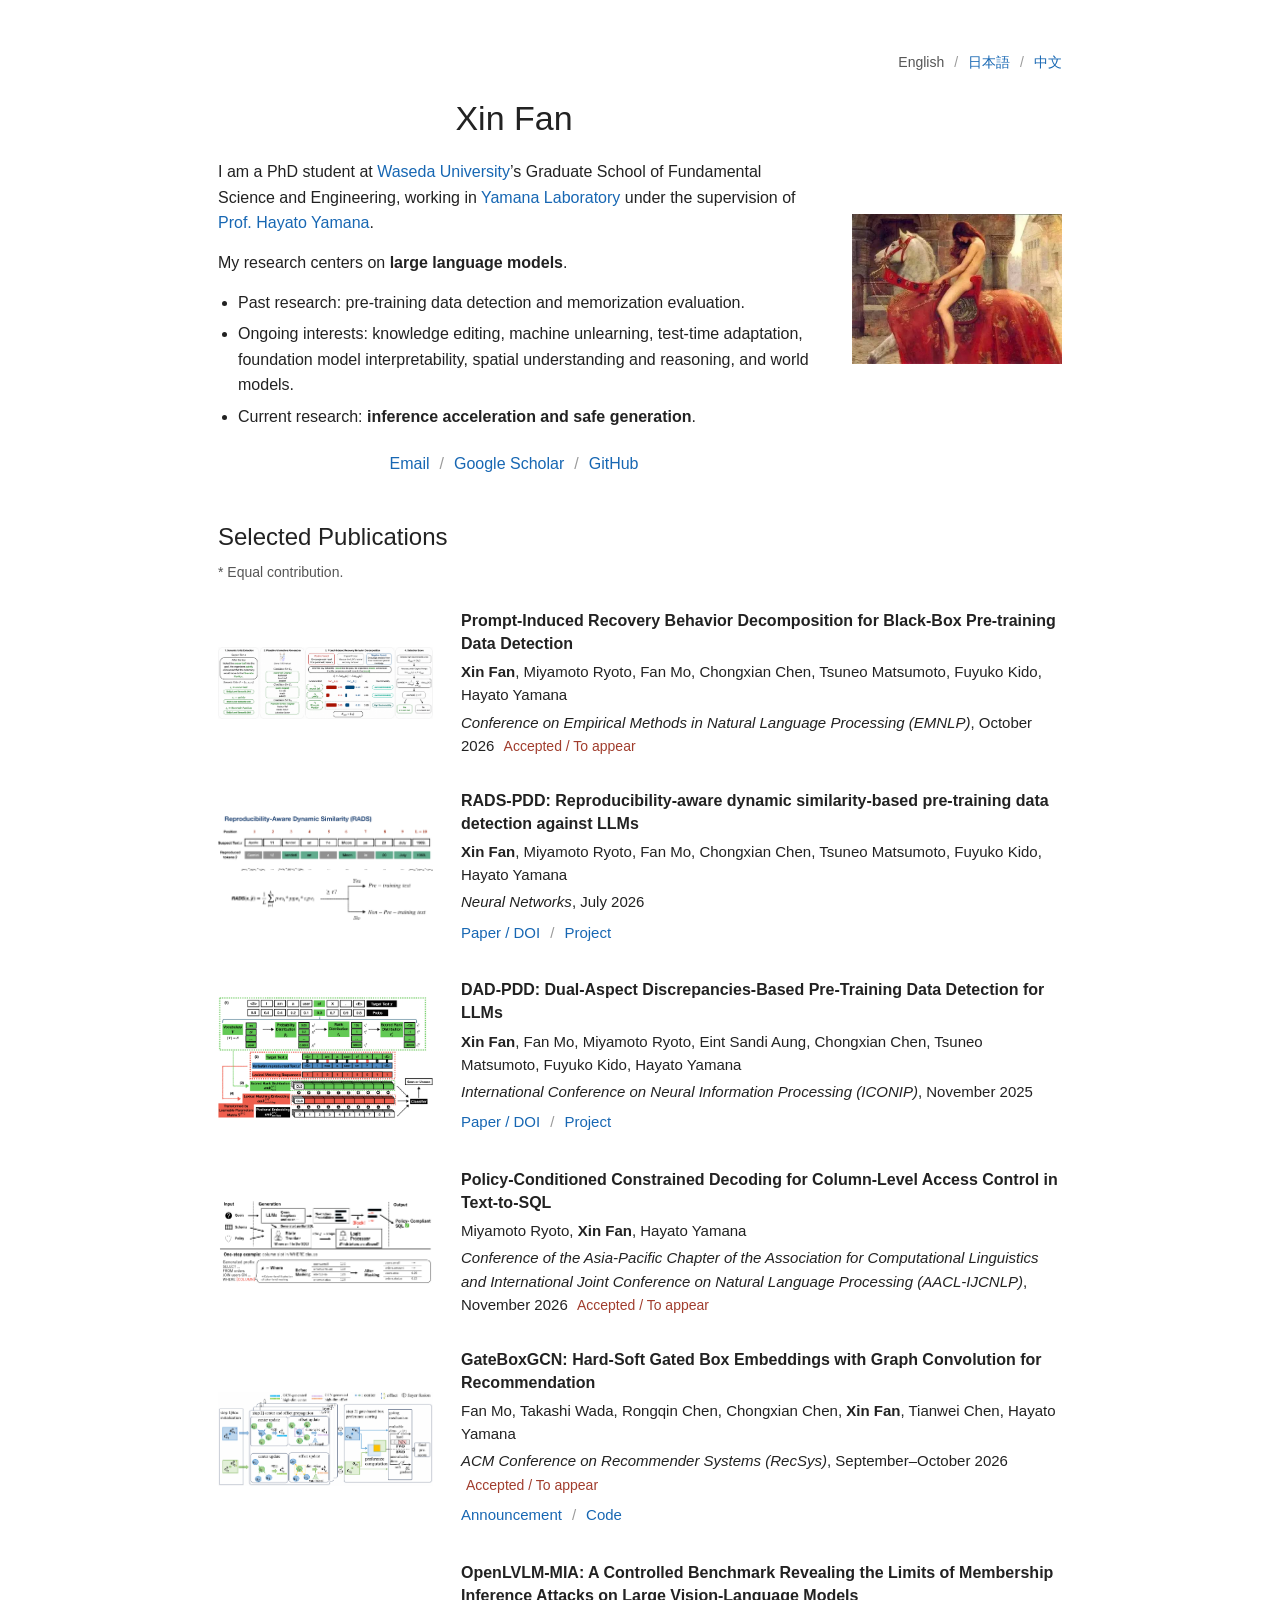
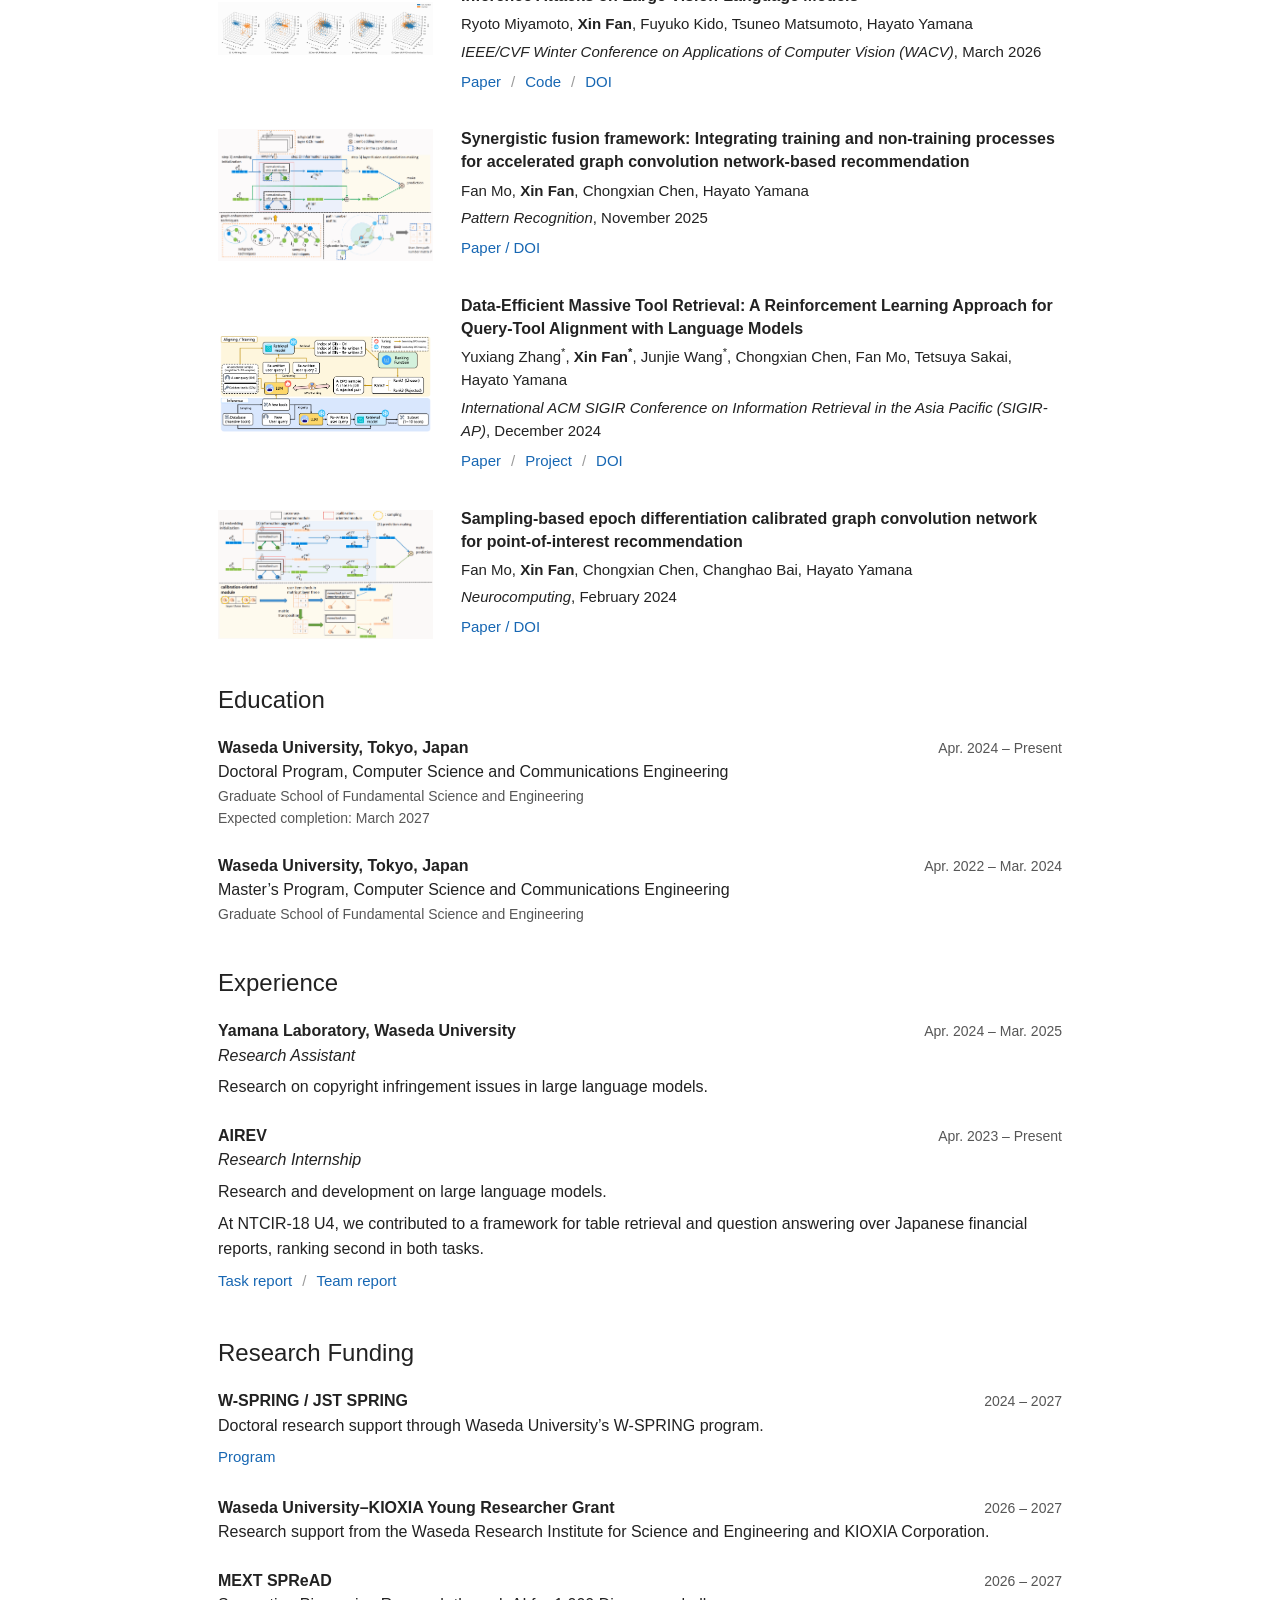
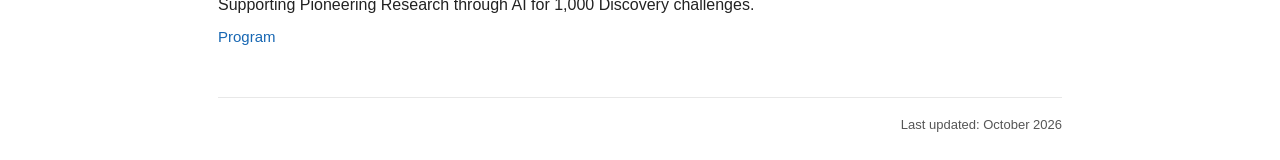
<file: en.html>
<!doctype html>
<html lang="en">
<head>
  <meta charset="utf-8">
  <meta name="viewport" content="width=device-width, initial-scale=1">
  <title>个人主页</title>
  <meta name="author" content="Xin Fan">
  <meta name="description" content="Xin Fan is a PhD student at Waseda University. His research focuses on large language models, pre-training data detection, memorization evaluation, inference acceleration, and safe generation.">
  <meta name="theme-color" content="#ffffff">
  <link rel="canonical" href="https://fanxin-gmail.github.io/en.html">
  <link rel="alternate" hreflang="en" href="https://fanxin-gmail.github.io/en.html">
  <link rel="alternate" hreflang="ja" href="https://fanxin-gmail.github.io/ja.html">
  <link rel="alternate" hreflang="zh-Hans" href="https://fanxin-gmail.github.io/zh.html">
  <link rel="alternate" hreflang="x-default" href="https://fanxin-gmail.github.io/en.html">
  <link rel="icon" href="assets/favicon.svg" type="image/svg+xml">
  <link rel="stylesheet" href="stylesheet.css?v=20261001-three-languages">
</head>
<body>
  <a class="skip-link" href="#publications">Skip to publications</a>
  <main id="top">
    <nav class="language-links" aria-label="Language">
      <span lang="en" aria-current="page">English</span>
      <span aria-hidden="true">/</span>
      <a href="ja.html" lang="ja" hreflang="ja">日本語</a>
      <span aria-hidden="true">/</span>
      <a href="zh.html" lang="zh-Hans" hreflang="zh-Hans">中文</a>
    </nav>
    <!-- BIO: Update this introduction and the contact links together. -->
    <header class="intro" aria-labelledby="name">
      <div class="bio">
        <h1 id="name">Xin Fan</h1>
        <p>I am a PhD student at <a href="https://www.waseda.jp/fsci/en/">Waseda University</a>’s Graduate School of Fundamental Science and Engineering, working in <a href="https://www.yama.info.waseda.ac.jp/en/">Yamana Laboratory</a> under the supervision of <a href="https://www.yama.info.waseda.ac.jp/~yamana/">Prof. Hayato Yamana</a>.</p>
        <p>My research centers on <strong>large language models</strong>.</p>
        <ul class="research-areas">
          <li>Past research: pre-training data detection and memorization evaluation.</li>
          <li>Ongoing interests: knowledge editing, machine unlearning, test-time adaptation, foundation model interpretability, spatial understanding and reasoning, and world models.</li>
          <li>Current research: <strong>inference acceleration and safe generation</strong>.</li>
        </ul>
        <ul class="contact-links" aria-label="Contact and academic profiles">
          <li><a href="mailto:fan_xin@fuji.waseda.jp">Email</a></li>
          <li><a href="https://scholar.google.com/citations?user=zkoar9IAAAAJ&amp;hl=en">Google Scholar</a></li>
          <li><a href="https://github.com/FANXIN-Gmail">GitHub</a></li>
        </ul>
      </div>
      <figure class="portrait">
        <!-- PHOTO: Temporarily use the owner's social media profile image. -->
        <img src="assets/xin-fan-social.jpg" alt="Xin Fan’s social media profile image: a painting of a rider on a white horse" width="640" height="457" fetchpriority="high">
      </figure>
    </header>

    <!-- PUBLICATIONS: Selected papers, including collaborative research. -->
    <section id="publications" aria-labelledby="publications-title">
      <h2 id="publications-title">Selected Publications</h2>
      <p class="section-note">* Equal contribution.</p>
      <div class="publication-list">
        <article class="publication" id="pirbd-pdd" aria-labelledby="pirbd-title">
          <a class="paper-figure" href="assets/pirbd-pdd.png" aria-label="View the PIRBD-PDD framework at full size">
            <img src="assets/pirbd-pdd.png" alt="PIRBD-PDD extracts semantic units, generates candidate alternatives, contrasts recovery under positive and negative prompts, and scores the selected units." width="4344" height="1448" loading="lazy" decoding="async">
          </a>
          <div class="publication-copy">
            <h3 id="pirbd-title">Prompt-Induced Recovery Behavior Decomposition for Black-Box Pre-training Data Detection</h3>
            <p class="authors"><strong>Xin Fan</strong>, Miyamoto Ryoto, Fan Mo, Chongxian Chen, Tsuneo Matsumoto, Fuyuko Kido, Hayato Yamana</p>
            <p class="venue"><em>Conference on Empirical Methods in Natural Language Processing (EMNLP)</em>, October 2026 <span class="publication-status">Accepted / To appear</span></p>
          </div>
        </article>

        <article class="publication" id="rads-pdd" aria-labelledby="rads-title">
          <a class="paper-figure" href="assets/rads-pdd.png" aria-label="View the RADS-PDD method diagram at full size">
            <img src="assets/rads-pdd.png" alt="RADS-PDD weights reproduction matches by position, contiguous spans, and expression rarity." width="1750" height="847" loading="lazy" decoding="async">
          </a>
          <div class="publication-copy">
            <h3 id="rads-title">RADS-PDD: Reproducibility-aware dynamic similarity-based pre-training data detection against LLMs</h3>
            <p class="authors"><strong>Xin Fan</strong>, Miyamoto Ryoto, Fan Mo, Chongxian Chen, Tsuneo Matsumoto, Fuyuko Kido, Hayato Yamana</p>
            <p class="venue"><em>Neural Networks</em>, July 2026</p>
            <ul class="resource-links" aria-label="RADS-PDD resources">
              <li><a href="https://doi.org/10.1016/j.neunet.2026.109393">Paper / DOI</a></li>
              <li><a href="https://github.com/FANXIN-Gmail/RADS-PDD">Project</a></li>
            </ul>
          </div>
        </article>

        <article class="publication" id="dad-pdd" aria-labelledby="dad-title">
          <a class="paper-figure" href="assets/dad-pdd.png" aria-label="View the DAD-PDD architecture at full size">
            <img src="assets/dad-pdd.png" alt="DAD-PDD combines token-level scored ranks and sentence-level lexical matches in a sequence classifier." width="2451" height="1379" loading="lazy" decoding="async">
          </a>
          <div class="publication-copy">
            <h3 id="dad-title">DAD-PDD: Dual-Aspect Discrepancies-Based Pre-Training Data Detection for LLMs</h3>
            <p class="authors"><strong>Xin Fan</strong>, Fan Mo, Miyamoto Ryoto, Eint Sandi Aung, Chongxian Chen, Tsuneo Matsumoto, Fuyuko Kido, Hayato Yamana</p>
            <p class="venue"><em>International Conference on Neural Information Processing (ICONIP)</em>, November 2025</p>
            <ul class="resource-links" aria-label="DAD-PDD resources">
              <li><a href="https://doi.org/10.1007/978-981-95-4091-4_7">Paper / DOI</a></li>
              <li><a href="https://github.com/FANXIN-Gmail/DAD-PDD">Project</a></li>
            </ul>
          </div>
        </article>

        <article class="publication" id="pcc-sql" aria-labelledby="pcc-title">
          <a class="paper-figure" href="assets/pcc-sql.png" aria-label="View the PCC-SQL architecture and token-level masking example at full size">
            <img src="assets/pcc-sql.png" alt="PCC-SQL tracks the semantic role of the partial SQL and masks disallowed columns before sampling the next token; a WHERE-clause example shows the policy-based masking step." width="1725" height="692" loading="lazy" decoding="async">
          </a>
          <div class="publication-copy">
            <h3 id="pcc-title">Policy-Conditioned Constrained Decoding for Column-Level Access Control in Text-to-SQL</h3>
            <p class="authors">Miyamoto Ryoto, <strong>Xin Fan</strong>, Hayato Yamana</p>
            <p class="venue"><em>Conference of the Asia-Pacific Chapter of the Association for Computational Linguistics and International Joint Conference on Natural Language Processing (AACL-IJCNLP)</em>, November 2026 <span class="publication-status">Accepted / To appear</span></p>
          </div>
        </article>

        <article class="publication" id="gateboxgcn" aria-labelledby="gatebox-title">
          <a class="paper-figure" href="assets/gateboxgcn.png" aria-label="View the GateBoxGCN architecture at full size">
            <img src="assets/gateboxgcn.png" alt="GateBoxGCN initializes box embeddings, propagates centers and offsets through the graph, and scores preferences with hard-forward and soft-backward gates." width="2020" height="883" loading="lazy" decoding="async">
          </a>
          <div class="publication-copy">
            <h3 id="gatebox-title">GateBoxGCN: Hard-Soft Gated Box Embeddings with Graph Convolution for Recommendation</h3>
            <p class="authors">Fan Mo, Takashi Wada, Rongqin Chen, Chongxian Chen, <strong>Xin Fan</strong>, Tianwei Chen, Hayato Yamana</p>
            <p class="venue"><em>ACM Conference on Recommender Systems (RecSys)</em>, September–October 2026 <span class="publication-status">Accepted / To appear</span></p>
            <ul class="resource-links" aria-label="GateBoxGCN resources">
              <li><a href="https://zozonext.com/news/20260903_zozoresearch">Announcement</a></li>
              <li><a href="https://github.com/mofan118-source/GateBoxGCN">Code</a></li>
            </ul>
          </div>
        </article>

        <article class="publication" id="openlvlm-mia" aria-labelledby="openlvlm-title">
          <a class="paper-figure" href="assets/openlvlm-mia.png" aria-label="View the OpenLVLM-MIA distribution comparison at full size">
            <img src="assets/openlvlm-mia.png" alt="LDA and PCA visualizations compare member and non-member image embeddings: VL-MIA shows distribution separation, while the three OpenLVLM-MIA training-stage splits show substantial overlap." width="2485" height="617" loading="lazy" decoding="async">
          </a>
          <div class="publication-copy">
            <h3 id="openlvlm-title">OpenLVLM-MIA: A Controlled Benchmark Revealing the Limits of Membership Inference Attacks on Large Vision-Language Models</h3>
            <p class="authors">Ryoto Miyamoto, <strong>Xin Fan</strong>, Fuyuko Kido, Tsuneo Matsumoto, Hayato Yamana</p>
            <p class="venue"><em>IEEE/CVF Winter Conference on Applications of Computer Vision (WACV)</em>, March 2026</p>
            <ul class="resource-links" aria-label="OpenLVLM-MIA resources">
              <li><a href="https://openaccess.thecvf.com/content/WACV2026/html/Miyamoto_OpenLVLM-MIA_A_Controlled_Benchmark_Revealing_the_Limits_of_Membership_Inference_WACV_2026_paper.html">Paper</a></li>
              <li><a href="https://github.com/yamanalab/openlvlm-mia">Code</a></li>
              <li><a href="https://doi.org/10.1109/WACV61042.2026.00263">DOI</a></li>
            </ul>
          </div>
        </article>

        <article class="publication" id="synergistic-fusion" aria-labelledby="fusion-title">
          <a class="paper-figure" href="assets/synergistic-fusion.png" aria-label="View the synergistic fusion framework at full size">
            <img src="assets/synergistic-fusion.png" alt="The synergistic fusion framework compresses graph convolution layers by aggregating directly from candidate items and integrates graph-enhancement techniques for recommendation." width="1812" height="1116" loading="lazy" decoding="async">
          </a>
          <div class="publication-copy">
            <h3 id="fusion-title">Synergistic fusion framework: Integrating training and non-training processes for accelerated graph convolution network-based recommendation</h3>
            <p class="authors">Fan Mo, <strong>Xin Fan</strong>, Chongxian Chen, Hayato Yamana</p>
            <p class="venue"><em>Pattern Recognition</em>, November 2025</p>
            <ul class="resource-links" aria-label="Synergistic fusion framework resources">
              <li><a href="https://doi.org/10.1016/j.patcog.2025.111829">Paper / DOI</a></li>
            </ul>
          </div>
        </article>

        <article class="publication" id="mtrb-qta" aria-labelledby="mtrb-title">
          <a class="paper-figure" href="assets/mtrb-qta.jpg" aria-label="View the Query-Tool Alignment framework at full size">
            <img src="assets/mtrb-qta.jpg" alt="The Query-Tool Alignment framework trains an LLM with retrieval-derived preferences, then rewrites queries for a frozen retriever." width="2580" height="1180" loading="lazy" decoding="async">
          </a>
          <div class="publication-copy">
            <h3 id="mtrb-title">Data-Efficient Massive Tool Retrieval: A Reinforcement Learning Approach for Query-Tool Alignment with Language Models</h3>
            <p class="authors">Yuxiang Zhang<sup>*</sup>, <strong>Xin Fan<sup>*</sup></strong>, Junjie Wang<sup>*</sup>, Chongxian Chen, Fan Mo, Tetsuya Sakai, Hayato Yamana</p>
            <p class="venue"><em>International ACM SIGIR Conference on Information Retrieval in the Asia Pacific (SIGIR-AP)</em>, December 2024</p>
            <ul class="resource-links" aria-label="MTRB-QTA resources">
              <li><a href="https://arxiv.org/abs/2410.03212">Paper</a></li>
              <li><a href="https://github.com/FANXIN-Gmail/MTRB-QTA">Project</a></li>
              <li><a href="https://doi.org/10.1145/3673791.3698429">DOI</a></li>
            </ul>
          </div>
        </article>

        <article class="publication" id="sedc-gcn" aria-labelledby="sedc-title">
          <a class="paper-figure" href="assets/sedc-gcn.png" aria-label="View the SEDC-GCN architecture at full size">
            <img src="assets/sedc-gcn.png" alt="SEDC-GCN combines accuracy-oriented graph aggregation with a sampling-based calibration module to align point-of-interest recommendations with users’ historical category or geographic preferences." width="2013" height="1208" loading="lazy" decoding="async">
          </a>
          <div class="publication-copy">
            <h3 id="sedc-title">Sampling-based epoch differentiation calibrated graph convolution network for point-of-interest recommendation</h3>
            <p class="authors">Fan Mo, <strong>Xin Fan</strong>, Chongxian Chen, Changhao Bai, Hayato Yamana</p>
            <p class="venue"><em>Neurocomputing</em>, February 2024</p>
            <ul class="resource-links" aria-label="SEDC-GCN resources">
              <li><a href="https://doi.org/10.1016/j.neucom.2023.127140">Paper / DOI</a></li>
            </ul>
          </div>
        </article>
      </div>
    </section>

    <!-- EDUCATION: Degree descriptions avoid unconfirmed formal degree titles. -->
    <section id="education" aria-labelledby="education-title">
      <h2 id="education-title">Education</h2>
      <div class="entry">
        <div class="entry-heading"><h3>Waseda University, Tokyo, Japan</h3><p class="date">Apr. 2024 – Present</p></div>
        <p>Doctoral Program, Computer Science and Communications Engineering</p>
        <p class="entry-note">Graduate School of Fundamental Science and Engineering<br>Expected completion: March 2027</p>
      </div>
      <div class="entry">
        <div class="entry-heading"><h3>Waseda University, Tokyo, Japan</h3><p class="date">Apr. 2022 – Mar. 2024</p></div>
        <p>Master’s Program, Computer Science and Communications Engineering</p>
        <p class="entry-note">Graduate School of Fundamental Science and Engineering</p>
      </div>
    </section>

    <section id="experience" aria-labelledby="experience-title">
      <h2 id="experience-title">Experience</h2>
      <div class="entry">
        <div class="entry-heading"><h3>Yamana Laboratory, Waseda University</h3><p class="date">Apr. 2024 – Mar. 2025</p></div>
        <p class="role">Research Assistant</p>
        <p class="entry-description">Research on copyright infringement issues in large language models.</p>
      </div>
      <div class="entry">
        <div class="entry-heading"><h3>AIREV</h3><p class="date">Apr. 2023 – Present</p></div>
        <p class="role">Research Internship</p>
        <p class="entry-description">Research and development on large language models.</p>
        <p class="entry-description">At NTCIR-18 U4, we contributed to a framework for table retrieval and question answering over Japanese financial reports, ranking second in both tasks.</p>
        <ul class="resource-links" aria-label="NTCIR-18 U4 resources">
          <li><a href="https://doi.org/10.20736/0002002098">Task report</a></li>
          <li><a href="https://airev.co.jp/en/news/1qbCiO2TsLmyQrF7t6bGLB/">Team report</a></li>
        </ul>
      </div>
    </section>

    <section id="funding" aria-labelledby="funding-title">
      <h2 id="funding-title">Research Funding</h2>
      <div class="entry">
        <div class="entry-heading"><h3>W-SPRING / JST SPRING</h3><p class="date">2024 – 2027</p></div>
        <p>Doctoral research support through Waseda University’s W-SPRING program.</p>
        <p class="resource-links"><a href="https://dpt-wspring.w.waseda.jp/application">Program</a></p>
      </div>
      <div class="entry">
        <div class="entry-heading"><h3>Waseda University–KIOXIA Young Researcher Grant</h3><p class="date">2026 – 2027</p></div>
        <p>Research support from the Waseda Research Institute for Science and Engineering and KIOXIA Corporation.</p>
      </div>
      <div class="entry">
        <div class="entry-heading"><h3>MEXT SPReAD</h3><p class="date">2026 – 2027</p></div>
        <p>Supporting Pioneering Research through AI for 1,000 Discovery challenges.</p>
        <p class="resource-links"><a href="https://www.mext.go.jp/aifors_spread/">Program</a></p>
      </div>
    </section>
    <footer>
      <p>Last updated: <time datetime="2026-10-01">October 2026</time></p>
    </footer>
  </main>
</body>
</html>
</file>
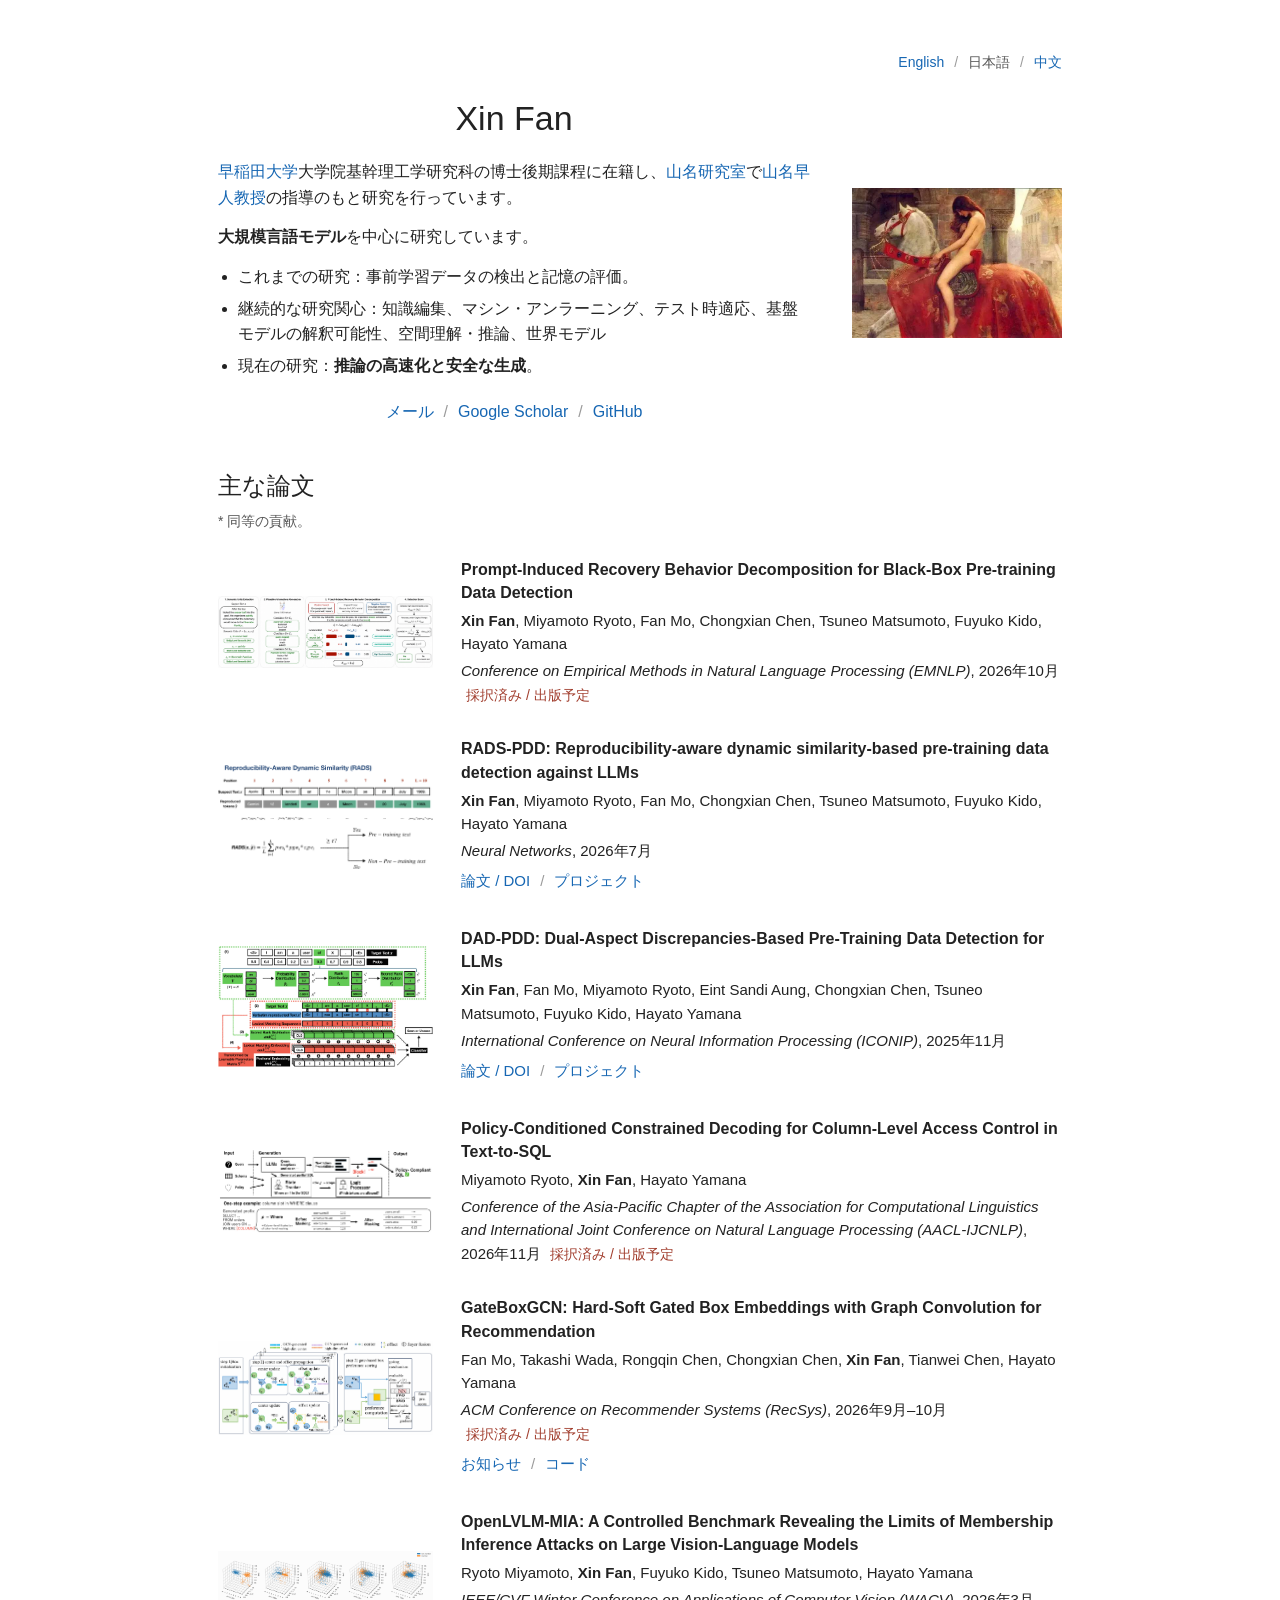
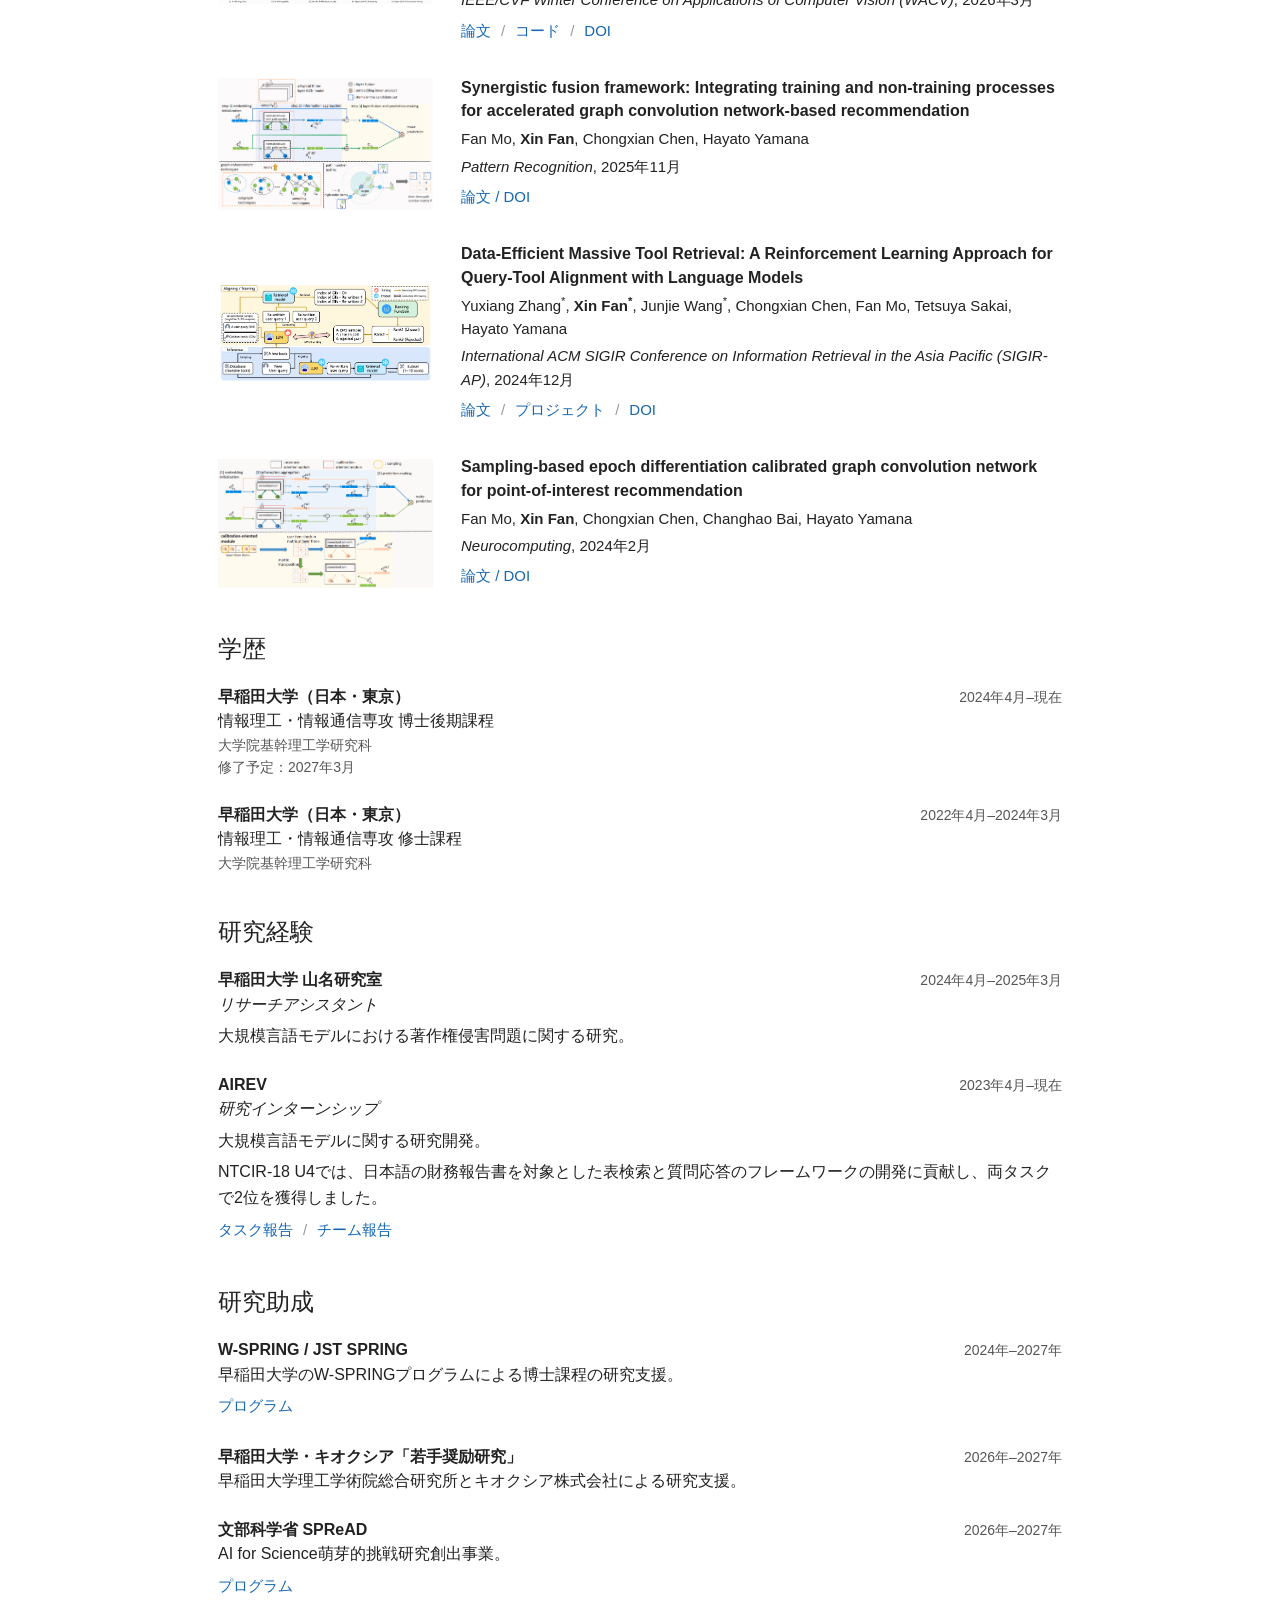
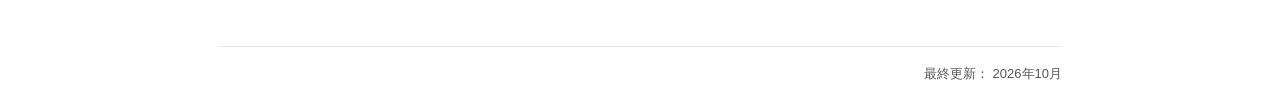
<file: ja.html>
<!doctype html>
<html lang="ja">
<head>
  <meta charset="utf-8">
  <meta name="viewport" content="width=device-width, initial-scale=1">
  <title>个人主页</title>
  <meta name="author" content="Xin Fan">
  <meta name="description" content="Xin Fanは早稲田大学の博士後期課程に在籍しています。大規模言語モデル、事前学習データの検出、記憶の評価、推論の高速化、安全な生成を研究しています。">
  <meta name="theme-color" content="#ffffff">
  <link rel="canonical" href="https://fanxin-gmail.github.io/ja.html">
  <link rel="alternate" hreflang="en" href="https://fanxin-gmail.github.io/en.html">
  <link rel="alternate" hreflang="ja" href="https://fanxin-gmail.github.io/ja.html">
  <link rel="alternate" hreflang="zh-Hans" href="https://fanxin-gmail.github.io/zh.html">
  <link rel="alternate" hreflang="x-default" href="https://fanxin-gmail.github.io/en.html">
  <link rel="icon" href="assets/favicon.svg" type="image/svg+xml">
  <link rel="stylesheet" href="stylesheet.css?v=20261001-three-languages">
</head>
<body>
  <a class="skip-link" href="#publications">論文一覧へ移動</a>
  <main id="top">
    <nav class="language-links" aria-label="言語切り替え">
      <a href="en.html" lang="en" hreflang="en">English</a>
      <span aria-hidden="true">/</span>
      <span lang="ja" aria-current="page">日本語</span>
      <span aria-hidden="true">/</span>
      <a href="zh.html" lang="zh-Hans" hreflang="zh-Hans">中文</a>
    </nav>
    <!-- BIO: Update this introduction and the contact links together. -->
    <header class="intro" aria-labelledby="name">
      <div class="bio">
        <h1 id="name">Xin Fan</h1>
        <p><a href="https://www.waseda.jp/fsci/en/">早稲田大学</a>大学院基幹理工学研究科の博士後期課程に在籍し、<a href="https://www.yama.info.waseda.ac.jp/en/">山名研究室</a>で<a href="https://www.yama.info.waseda.ac.jp/~yamana/">山名早人教授</a>の指導のもと研究を行っています。</p>
        <p><strong>大規模言語モデル</strong>を中心に研究しています。</p>
        <ul class="research-areas">
          <li>これまでの研究：事前学習データの検出と記憶の評価。</li>
          <li>継続的な研究関心：知識編集、マシン・アンラーニング、テスト時適応、基盤モデルの解釈可能性、空間理解・推論、世界モデル</li>
          <li>現在の研究：<strong>推論の高速化と安全な生成</strong>。</li>
        </ul>
        <ul class="contact-links" aria-label="連絡先・研究者プロフィール">
          <li><a href="mailto:fan_xin@fuji.waseda.jp">メール</a></li>
          <li><a href="https://scholar.google.com/citations?user=zkoar9IAAAAJ&amp;hl=en">Google Scholar</a></li>
          <li><a href="https://github.com/FANXIN-Gmail">GitHub</a></li>
        </ul>
      </div>
      <figure class="portrait">
        <!-- PHOTO: Temporarily use the owner's social media profile image. -->
        <img src="assets/xin-fan-social.jpg" alt="Xin FanのSNSプロフィール画像：白馬に乗った人物の絵画" width="640" height="457" fetchpriority="high">
      </figure>
    </header>

    <!-- PUBLICATIONS: Selected papers, including collaborative research. -->
    <section id="publications" aria-labelledby="publications-title">
      <h2 id="publications-title">主な論文</h2>
      <p class="section-note">* 同等の貢献。</p>
      <div class="publication-list">
        <article class="publication" id="pirbd-pdd" aria-labelledby="pirbd-title">
          <a class="paper-figure" href="assets/pirbd-pdd.png" aria-label="PIRBD-PDDのフレームワーク図を原寸で表示">
            <img src="assets/pirbd-pdd.png" alt="PIRBD-PDDは意味単位を抽出し、代替候補を生成して、肯定的・否定的プロンプトによる復元を比較し、選択した単位をスコア化します。" width="4344" height="1448" loading="lazy" decoding="async">
          </a>
          <div class="publication-copy">
            <h3 id="pirbd-title" lang="en">Prompt-Induced Recovery Behavior Decomposition for Black-Box Pre-training Data Detection</h3>
            <p class="authors" lang="en"><strong>Xin Fan</strong>, Miyamoto Ryoto, Fan Mo, Chongxian Chen, Tsuneo Matsumoto, Fuyuko Kido, Hayato Yamana</p>
            <p class="venue"><em lang="en">Conference on Empirical Methods in Natural Language Processing (EMNLP)</em>, 2026年10月 <span class="publication-status">採択済み / 出版予定</span></p>
          </div>
        </article>

        <article class="publication" id="rads-pdd" aria-labelledby="rads-title">
          <a class="paper-figure" href="assets/rads-pdd.png" aria-label="RADS-PDDの手法の図を原寸で表示">
            <img src="assets/rads-pdd.png" alt="RADS-PDDは、位置、連続した範囲、表現の希少性に基づいて再現された一致箇所を重み付けします。" width="1750" height="847" loading="lazy" decoding="async">
          </a>
          <div class="publication-copy">
            <h3 id="rads-title" lang="en">RADS-PDD: Reproducibility-aware dynamic similarity-based pre-training data detection against LLMs</h3>
            <p class="authors" lang="en"><strong>Xin Fan</strong>, Miyamoto Ryoto, Fan Mo, Chongxian Chen, Tsuneo Matsumoto, Fuyuko Kido, Hayato Yamana</p>
            <p class="venue"><em lang="en">Neural Networks</em>, 2026年7月</p>
            <ul class="resource-links" aria-label="RADS-PDDの関連リンク">
              <li><a href="https://doi.org/10.1016/j.neunet.2026.109393">論文 / DOI</a></li>
              <li><a href="https://github.com/FANXIN-Gmail/RADS-PDD">プロジェクト</a></li>
            </ul>
          </div>
        </article>

        <article class="publication" id="dad-pdd" aria-labelledby="dad-title">
          <a class="paper-figure" href="assets/dad-pdd.png" aria-label="DAD-PDDのアーキテクチャ図を原寸で表示">
            <img src="assets/dad-pdd.png" alt="DAD-PDDは、トークン単位のスコアに基づく順位と文単位の語彙の一致を系列分類器で組み合わせます。" width="2451" height="1379" loading="lazy" decoding="async">
          </a>
          <div class="publication-copy">
            <h3 id="dad-title" lang="en">DAD-PDD: Dual-Aspect Discrepancies-Based Pre-Training Data Detection for LLMs</h3>
            <p class="authors" lang="en"><strong>Xin Fan</strong>, Fan Mo, Miyamoto Ryoto, Eint Sandi Aung, Chongxian Chen, Tsuneo Matsumoto, Fuyuko Kido, Hayato Yamana</p>
            <p class="venue"><em lang="en">International Conference on Neural Information Processing (ICONIP)</em>, 2025年11月</p>
            <ul class="resource-links" aria-label="DAD-PDDの関連リンク">
              <li><a href="https://doi.org/10.1007/978-981-95-4091-4_7">論文 / DOI</a></li>
              <li><a href="https://github.com/FANXIN-Gmail/DAD-PDD">プロジェクト</a></li>
            </ul>
          </div>
        </article>

        <article class="publication" id="pcc-sql" aria-labelledby="pcc-title">
          <a class="paper-figure" href="assets/pcc-sql.png" aria-label="PCC-SQLのアーキテクチャ図とトークン単位のマスキング例を原寸で表示">
            <img src="assets/pcc-sql.png" alt="PCC-SQLは生成途中のSQLの意味的役割を追跡し、次のトークンをサンプリングする前に許可されていない列をマスクします。WHERE句の例は、ポリシーに基づくマスキング処理を示しています。" width="1725" height="692" loading="lazy" decoding="async">
          </a>
          <div class="publication-copy">
            <h3 id="pcc-title" lang="en">Policy-Conditioned Constrained Decoding for Column-Level Access Control in Text-to-SQL</h3>
            <p class="authors" lang="en">Miyamoto Ryoto, <strong>Xin Fan</strong>, Hayato Yamana</p>
            <p class="venue"><em lang="en">Conference of the Asia-Pacific Chapter of the Association for Computational Linguistics and International Joint Conference on Natural Language Processing (AACL-IJCNLP)</em>, 2026年11月 <span class="publication-status">採択済み / 出版予定</span></p>
          </div>
        </article>

        <article class="publication" id="gateboxgcn" aria-labelledby="gatebox-title">
          <a class="paper-figure" href="assets/gateboxgcn.png" aria-label="GateBoxGCNのアーキテクチャ図を原寸で表示">
            <img src="assets/gateboxgcn.png" alt="GateBoxGCNはボックス埋め込みを初期化し、中心とオフセットをグラフ上で伝播させ、順伝播時のハードゲートと逆伝播時のソフトゲートを用いて選好をスコア化します。" width="2020" height="883" loading="lazy" decoding="async">
          </a>
          <div class="publication-copy">
            <h3 id="gatebox-title" lang="en">GateBoxGCN: Hard-Soft Gated Box Embeddings with Graph Convolution for Recommendation</h3>
            <p class="authors" lang="en">Fan Mo, Takashi Wada, Rongqin Chen, Chongxian Chen, <strong>Xin Fan</strong>, Tianwei Chen, Hayato Yamana</p>
            <p class="venue"><em lang="en">ACM Conference on Recommender Systems (RecSys)</em>, 2026年9月–10月 <span class="publication-status">採択済み / 出版予定</span></p>
            <ul class="resource-links" aria-label="GateBoxGCNの関連リンク">
              <li><a href="https://zozonext.com/news/20260903_zozoresearch">お知らせ</a></li>
              <li><a href="https://github.com/mofan118-source/GateBoxGCN">コード</a></li>
            </ul>
          </div>
        </article>

        <article class="publication" id="openlvlm-mia" aria-labelledby="openlvlm-title">
          <a class="paper-figure" href="assets/openlvlm-mia.png" aria-label="OpenLVLM-MIAの分布比較図を原寸で表示">
            <img src="assets/openlvlm-mia.png" alt="LDAとPCAによる可視化で、学習に使用された画像と使用されていない画像の埋め込みを比較しています。VL-MIAでは分布が分離していますが、OpenLVLM-MIAの3つの学習段階のデータ分割では大きな重なりが見られます。" width="2485" height="617" loading="lazy" decoding="async">
          </a>
          <div class="publication-copy">
            <h3 id="openlvlm-title" lang="en">OpenLVLM-MIA: A Controlled Benchmark Revealing the Limits of Membership Inference Attacks on Large Vision-Language Models</h3>
            <p class="authors" lang="en">Ryoto Miyamoto, <strong>Xin Fan</strong>, Fuyuko Kido, Tsuneo Matsumoto, Hayato Yamana</p>
            <p class="venue"><em lang="en">IEEE/CVF Winter Conference on Applications of Computer Vision (WACV)</em>, 2026年3月</p>
            <ul class="resource-links" aria-label="OpenLVLM-MIAの関連リンク">
              <li><a href="https://openaccess.thecvf.com/content/WACV2026/html/Miyamoto_OpenLVLM-MIA_A_Controlled_Benchmark_Revealing_the_Limits_of_Membership_Inference_WACV_2026_paper.html">論文</a></li>
              <li><a href="https://github.com/yamanalab/openlvlm-mia">コード</a></li>
              <li><a href="https://doi.org/10.1109/WACV61042.2026.00263">DOI</a></li>
            </ul>
          </div>
        </article>

        <article class="publication" id="synergistic-fusion" aria-labelledby="fusion-title">
          <a class="paper-figure" href="assets/synergistic-fusion.png" aria-label="Synergistic fusion frameworkの図を原寸で表示">
            <img src="assets/synergistic-fusion.png" alt="Synergistic fusion frameworkは、候補アイテムから直接集約することでグラフ畳み込み層を圧縮し、推薦のためのグラフ強化手法を統合します。" width="1812" height="1116" loading="lazy" decoding="async">
          </a>
          <div class="publication-copy">
            <h3 id="fusion-title" lang="en">Synergistic fusion framework: Integrating training and non-training processes for accelerated graph convolution network-based recommendation</h3>
            <p class="authors" lang="en">Fan Mo, <strong>Xin Fan</strong>, Chongxian Chen, Hayato Yamana</p>
            <p class="venue"><em lang="en">Pattern Recognition</em>, 2025年11月</p>
            <ul class="resource-links" aria-label="Synergistic fusion frameworkの関連リンク">
              <li><a href="https://doi.org/10.1016/j.patcog.2025.111829">論文 / DOI</a></li>
            </ul>
          </div>
        </article>

        <article class="publication" id="mtrb-qta" aria-labelledby="mtrb-title">
          <a class="paper-figure" href="assets/mtrb-qta.jpg" aria-label="Query-Tool Alignmentのフレームワーク図を原寸で表示">
            <img src="assets/mtrb-qta.jpg" alt="Query-Tool Alignmentのフレームワークは、検索結果から得られる選好を用いてLLMを学習させ、パラメータを固定した検索器向けにクエリを書き換えます。" width="2580" height="1180" loading="lazy" decoding="async">
          </a>
          <div class="publication-copy">
            <h3 id="mtrb-title" lang="en">Data-Efficient Massive Tool Retrieval: A Reinforcement Learning Approach for Query-Tool Alignment with Language Models</h3>
            <p class="authors" lang="en">Yuxiang Zhang<sup>*</sup>, <strong>Xin Fan<sup>*</sup></strong>, Junjie Wang<sup>*</sup>, Chongxian Chen, Fan Mo, Tetsuya Sakai, Hayato Yamana</p>
            <p class="venue"><em lang="en">International ACM SIGIR Conference on Information Retrieval in the Asia Pacific (SIGIR-AP)</em>, 2024年12月</p>
            <ul class="resource-links" aria-label="MTRB-QTAの関連リンク">
              <li><a href="https://arxiv.org/abs/2410.03212">論文</a></li>
              <li><a href="https://github.com/FANXIN-Gmail/MTRB-QTA">プロジェクト</a></li>
              <li><a href="https://doi.org/10.1145/3673791.3698429">DOI</a></li>
            </ul>
          </div>
        </article>

        <article class="publication" id="sedc-gcn" aria-labelledby="sedc-title">
          <a class="paper-figure" href="assets/sedc-gcn.png" aria-label="SEDC-GCNのアーキテクチャ図を原寸で表示">
            <img src="assets/sedc-gcn.png" alt="SEDC-GCNは精度を重視したグラフ集約とサンプリングに基づく較正モジュールを組み合わせ、訪問先の推薦をユーザーの過去のカテゴリや地理的な選好に適合させます。" width="2013" height="1208" loading="lazy" decoding="async">
          </a>
          <div class="publication-copy">
            <h3 id="sedc-title" lang="en">Sampling-based epoch differentiation calibrated graph convolution network for point-of-interest recommendation</h3>
            <p class="authors" lang="en">Fan Mo, <strong>Xin Fan</strong>, Chongxian Chen, Changhao Bai, Hayato Yamana</p>
            <p class="venue"><em lang="en">Neurocomputing</em>, 2024年2月</p>
            <ul class="resource-links" aria-label="SEDC-GCNの関連リンク">
              <li><a href="https://doi.org/10.1016/j.neucom.2023.127140">論文 / DOI</a></li>
            </ul>
          </div>
        </article>
      </div>
    </section>

    <!-- EDUCATION: Degree descriptions avoid unconfirmed formal degree titles. -->
    <section id="education" aria-labelledby="education-title">
      <h2 id="education-title">学歴</h2>
      <div class="entry">
        <div class="entry-heading"><h3>早稲田大学（日本・東京）</h3><p class="date">2024年4月–現在</p></div>
        <p>情報理工・情報通信専攻 博士後期課程</p>
        <p class="entry-note">大学院基幹理工学研究科<br>修了予定：2027年3月</p>
      </div>
      <div class="entry">
        <div class="entry-heading"><h3>早稲田大学（日本・東京）</h3><p class="date">2022年4月–2024年3月</p></div>
        <p>情報理工・情報通信専攻 修士課程</p>
        <p class="entry-note">大学院基幹理工学研究科</p>
      </div>
    </section>

    <section id="experience" aria-labelledby="experience-title">
      <h2 id="experience-title">研究経験</h2>
      <div class="entry">
        <div class="entry-heading"><h3>早稲田大学 山名研究室</h3><p class="date">2024年4月–2025年3月</p></div>
        <p class="role">リサーチアシスタント</p>
        <p class="entry-description">大規模言語モデルにおける著作権侵害問題に関する研究。</p>
      </div>
      <div class="entry">
        <div class="entry-heading"><h3>AIREV</h3><p class="date">2023年4月–現在</p></div>
        <p class="role">研究インターンシップ</p>
        <p class="entry-description">大規模言語モデルに関する研究開発。</p>
        <p class="entry-description">NTCIR-18 U4では、日本語の財務報告書を対象とした表検索と質問応答のフレームワークの開発に貢献し、両タスクで2位を獲得しました。</p>
        <ul class="resource-links" aria-label="NTCIR-18 U4の関連リンク">
          <li><a href="https://doi.org/10.20736/0002002098">タスク報告</a></li>
          <li><a href="https://airev.co.jp/en/news/1qbCiO2TsLmyQrF7t6bGLB/">チーム報告</a></li>
        </ul>
      </div>
    </section>

    <section id="funding" aria-labelledby="funding-title">
      <h2 id="funding-title">研究助成</h2>
      <div class="entry">
        <div class="entry-heading"><h3>W-SPRING / JST SPRING</h3><p class="date">2024年–2027年</p></div>
        <p>早稲田大学のW-SPRINGプログラムによる博士課程の研究支援。</p>
        <p class="resource-links"><a href="https://dpt-wspring.w.waseda.jp/application">プログラム</a></p>
      </div>
      <div class="entry">
        <div class="entry-heading"><h3>早稲田大学・キオクシア「若手奨励研究」</h3><p class="date">2026年–2027年</p></div>
        <p>早稲田大学理工学術院総合研究所とキオクシア株式会社による研究支援。</p>
      </div>
      <div class="entry">
        <div class="entry-heading"><h3>文部科学省 SPReAD</h3><p class="date">2026年–2027年</p></div>
        <p>AI for Science萌芽的挑戦研究創出事業。</p>
        <p class="resource-links"><a href="https://www.mext.go.jp/aifors_spread/">プログラム</a></p>
      </div>
    </section>
    <footer>
      <p>最終更新： <time datetime="2026-10-13">2026年10月</time></p>
    </footer>
  </main>
</body>
</html>
</file>
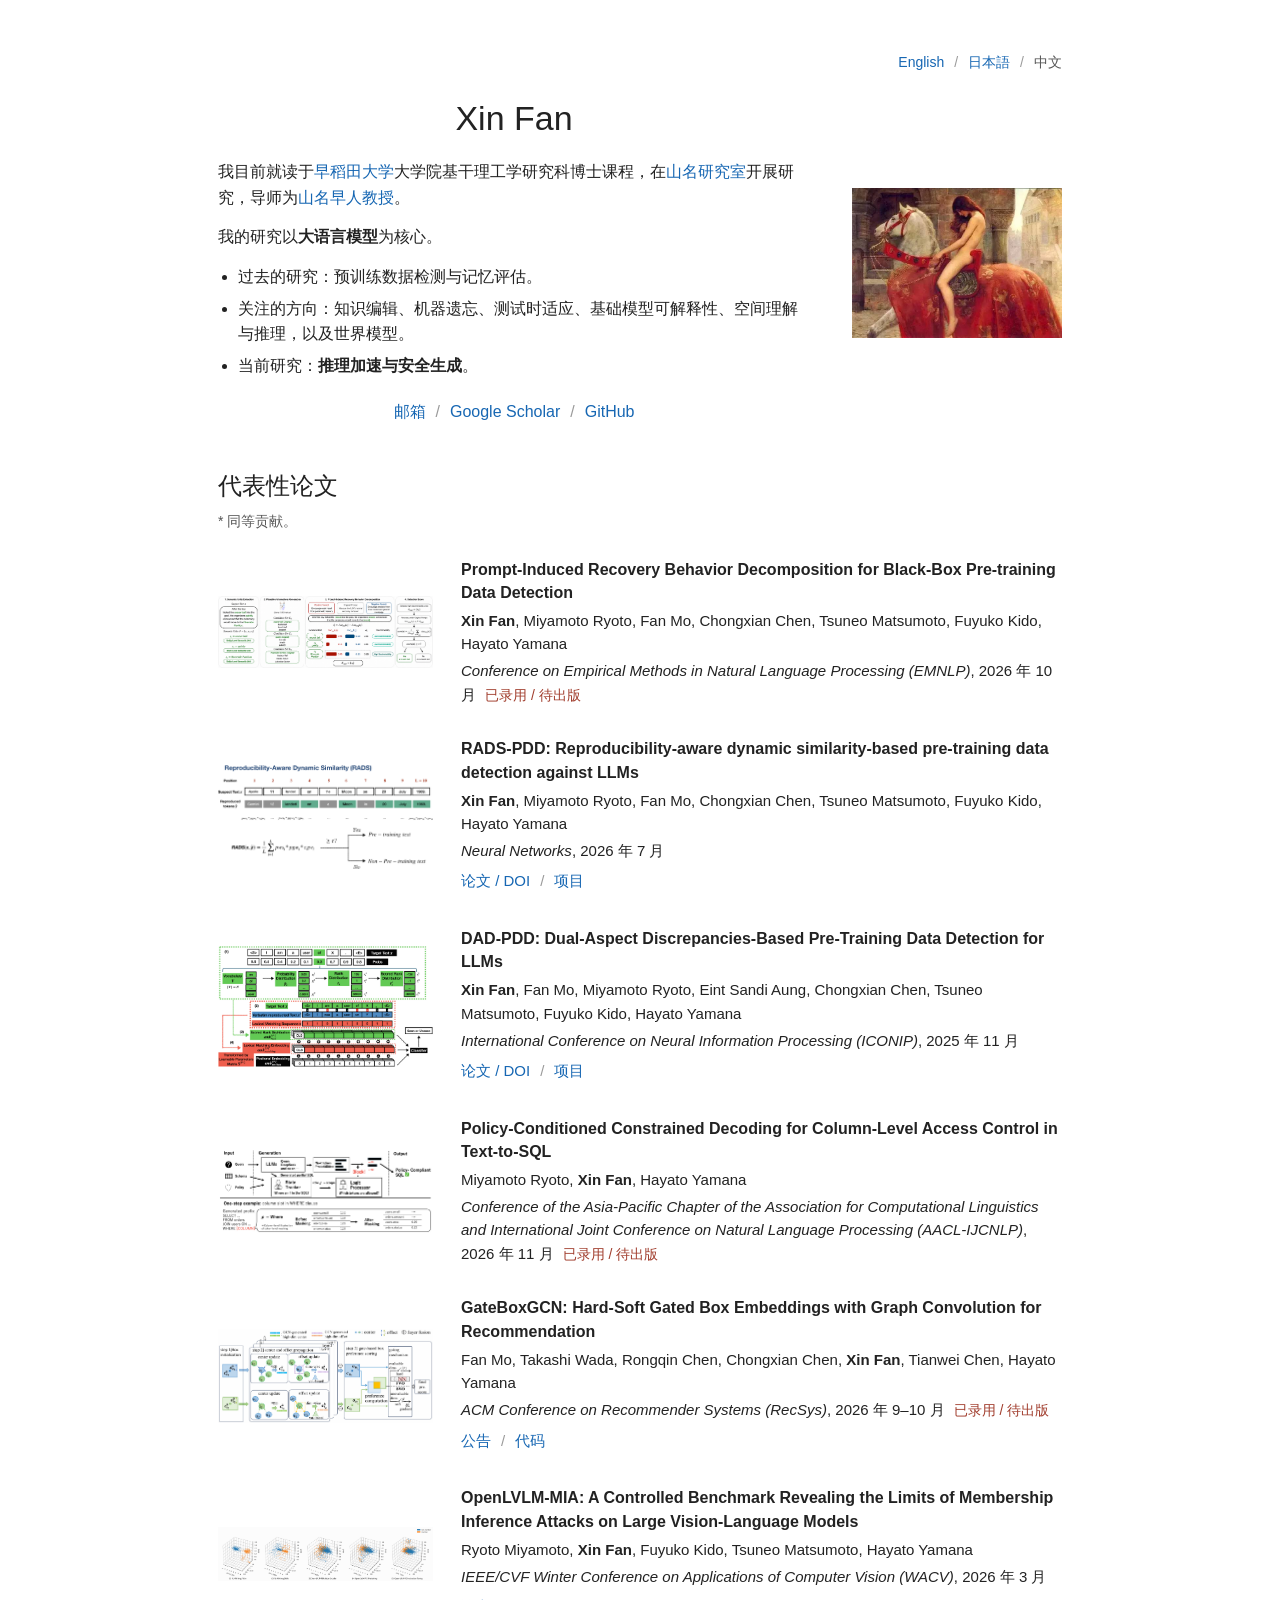
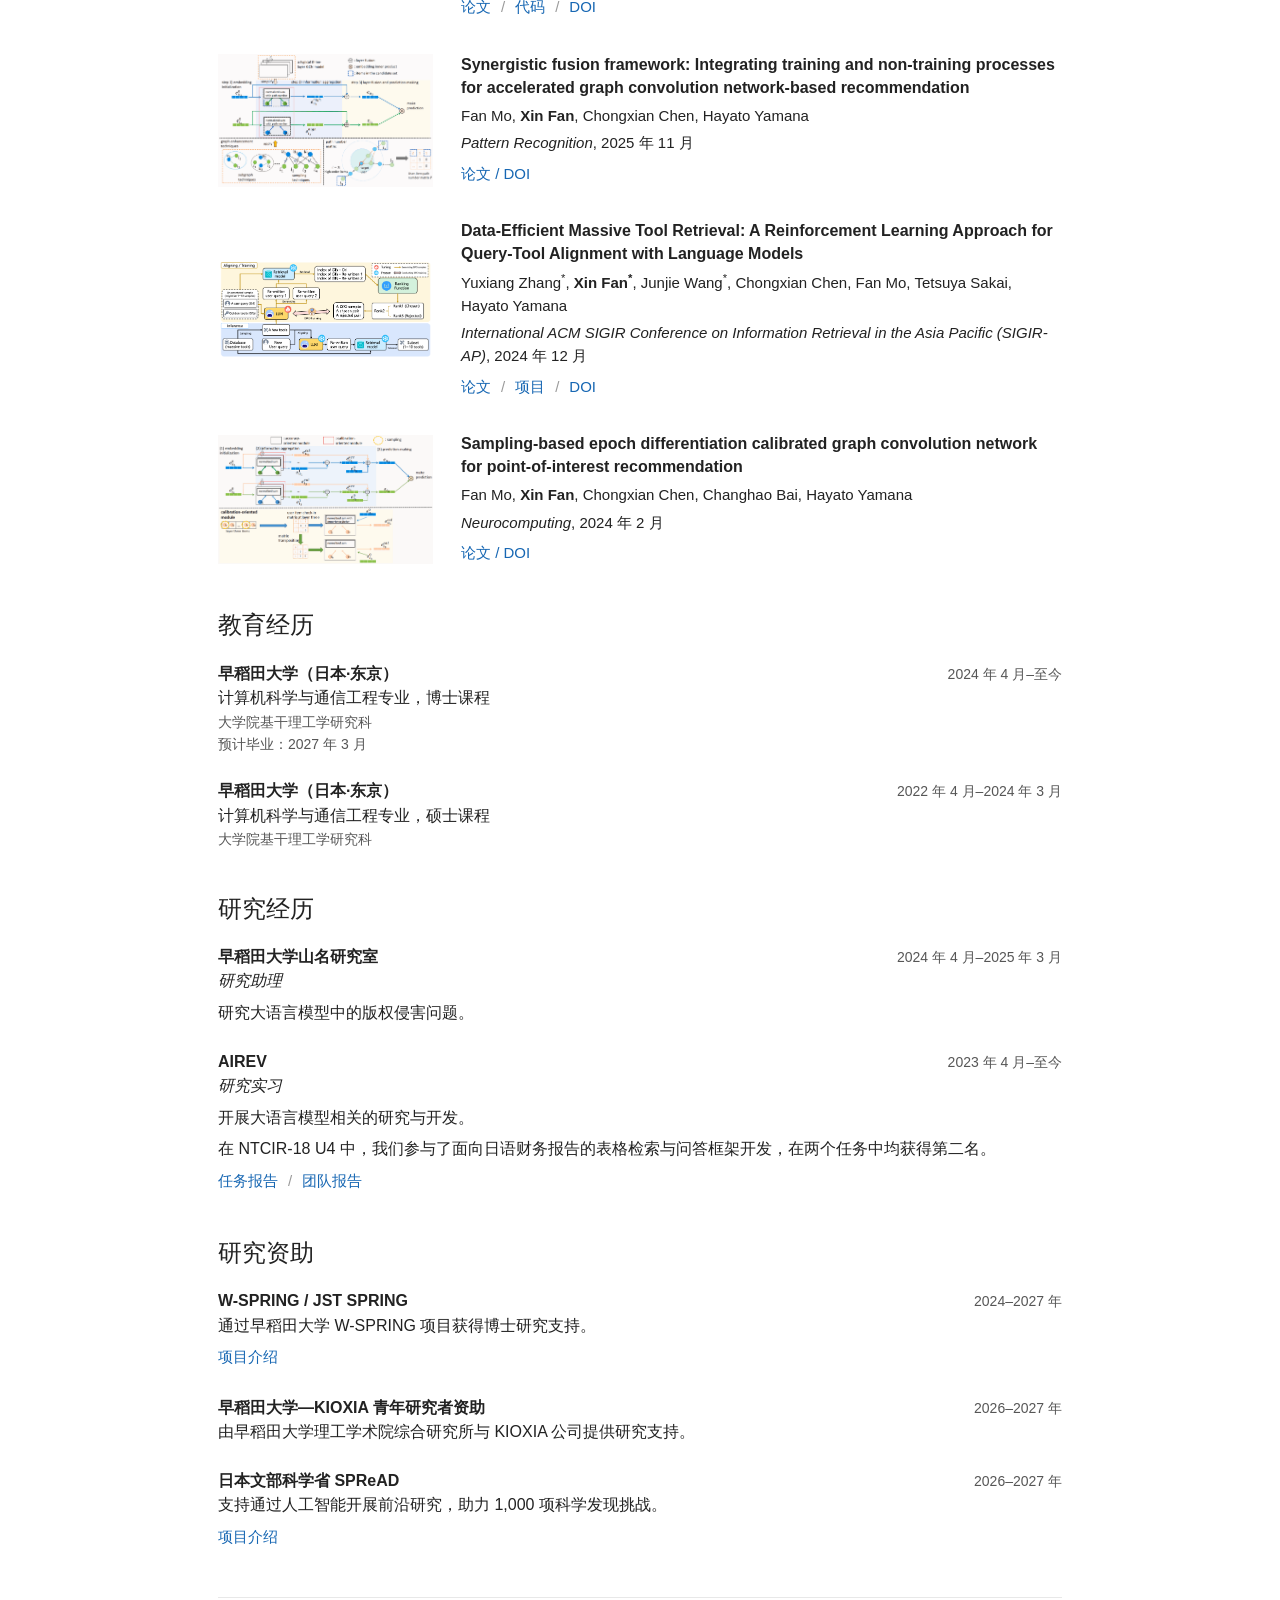
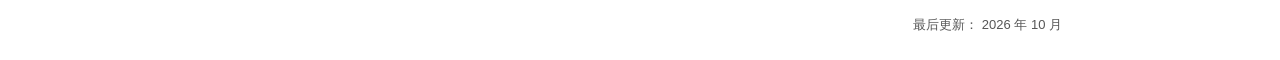
<file: zh.html>
<!doctype html>
<html lang="zh-Hans">
<head>
  <meta charset="utf-8">
  <meta name="viewport" content="width=device-width, initial-scale=1">
  <title>个人主页</title>
  <meta name="author" content="Xin Fan">
  <meta name="description" content="Xin Fan 是早稻田大学的博士研究生，研究方向包括大语言模型、预训练数据检测、记忆评估、推理加速与安全生成。">
  <meta name="theme-color" content="#ffffff">
  <link rel="canonical" href="https://fanxin-gmail.github.io/zh.html">
  <link rel="alternate" hreflang="en" href="https://fanxin-gmail.github.io/en.html">
  <link rel="alternate" hreflang="ja" href="https://fanxin-gmail.github.io/ja.html">
  <link rel="alternate" hreflang="zh-Hans" href="https://fanxin-gmail.github.io/zh.html">
  <link rel="alternate" hreflang="x-default" href="https://fanxin-gmail.github.io/en.html">
  <link rel="icon" href="assets/favicon.svg" type="image/svg+xml">
  <link rel="stylesheet" href="stylesheet.css?v=20261001-three-languages">
</head>
<body>
  <a class="skip-link" href="#publications">跳转到论文列表</a>
  <main id="top">
    <nav class="language-links" aria-label="语言切换">
      <a href="en.html" lang="en" hreflang="en">English</a>
      <span aria-hidden="true">/</span>
      <a href="ja.html" lang="ja" hreflang="ja">日本語</a>
      <span aria-hidden="true">/</span>
      <span lang="zh-Hans" aria-current="page">中文</span>
    </nav>
    <!-- BIO: Update this introduction and the contact links together. -->
    <header class="intro" aria-labelledby="name">
      <div class="bio">
        <h1 id="name">Xin Fan</h1>
        <p>我目前就读于<a href="https://www.waseda.jp/fsci/en/">早稻田大学</a>大学院基干理工学研究科博士课程，在<a href="https://www.yama.info.waseda.ac.jp/en/">山名研究室</a>开展研究，导师为<a href="https://www.yama.info.waseda.ac.jp/~yamana/">山名早人教授</a>。</p>
        <p>我的研究以<strong>大语言模型</strong>为核心。</p>
        <ul class="research-areas">
          <li>过去的研究：预训练数据检测与记忆评估。</li>
          <li>关注的方向：知识编辑、机器遗忘、测试时适应、基础模型可解释性、空间理解与推理，以及世界模型。</li>
          <li>当前研究：<strong>推理加速与安全生成</strong>。</li>
        </ul>
        <ul class="contact-links" aria-label="联系方式与学术主页">
          <li><a href="mailto:fan_xin@fuji.waseda.jp">邮箱</a></li>
          <li><a href="https://scholar.google.com/citations?user=zkoar9IAAAAJ&amp;hl=en">Google Scholar</a></li>
          <li><a href="https://github.com/FANXIN-Gmail">GitHub</a></li>
        </ul>
      </div>
      <figure class="portrait">
        <!-- PHOTO: Temporarily use the owner's social media profile image. -->
        <img src="assets/xin-fan-social.jpg" alt="Xin Fan 的社交媒体头像：一幅白马骑士的绘画" width="640" height="457" fetchpriority="high">
      </figure>
    </header>

    <!-- PUBLICATIONS: Selected papers, including collaborative research. -->
    <section id="publications" aria-labelledby="publications-title">
      <h2 id="publications-title">代表性论文</h2>
      <p class="section-note">* 同等贡献。</p>
      <div class="publication-list">
        <article class="publication" id="pirbd-pdd" aria-labelledby="pirbd-title">
          <a class="paper-figure" href="assets/pirbd-pdd.png" aria-label="查看 PIRBD-PDD 框架图的原始尺寸">
            <img src="assets/pirbd-pdd.png" alt="PIRBD-PDD 提取语义单元、生成替代候选，对比正向与负向提示下的恢复行为，并对选定单元进行评分。" width="4344" height="1448" loading="lazy" decoding="async">
          </a>
          <div class="publication-copy">
            <h3 id="pirbd-title" lang="en">Prompt-Induced Recovery Behavior Decomposition for Black-Box Pre-training Data Detection</h3>
            <p class="authors" lang="en"><strong>Xin Fan</strong>, Miyamoto Ryoto, Fan Mo, Chongxian Chen, Tsuneo Matsumoto, Fuyuko Kido, Hayato Yamana</p>
            <p class="venue"><em lang="en">Conference on Empirical Methods in Natural Language Processing (EMNLP)</em>, 2026 年 10 月 <span class="publication-status">已录用 / 待出版</span></p>
          </div>
        </article>

        <article class="publication" id="rads-pdd" aria-labelledby="rads-title">
          <a class="paper-figure" href="assets/rads-pdd.png" aria-label="查看 RADS-PDD 方法图的原始尺寸">
            <img src="assets/rads-pdd.png" alt="RADS-PDD 根据位置、连续片段和表达的稀有程度，对复现中的匹配内容赋予权重。" width="1750" height="847" loading="lazy" decoding="async">
          </a>
          <div class="publication-copy">
            <h3 id="rads-title" lang="en">RADS-PDD: Reproducibility-aware dynamic similarity-based pre-training data detection against LLMs</h3>
            <p class="authors" lang="en"><strong>Xin Fan</strong>, Miyamoto Ryoto, Fan Mo, Chongxian Chen, Tsuneo Matsumoto, Fuyuko Kido, Hayato Yamana</p>
            <p class="venue"><em lang="en">Neural Networks</em>, 2026 年 7 月</p>
            <ul class="resource-links" aria-label="RADS-PDD 相关资源">
              <li><a href="https://doi.org/10.1016/j.neunet.2026.109393">论文 / DOI</a></li>
              <li><a href="https://github.com/FANXIN-Gmail/RADS-PDD">项目</a></li>
            </ul>
          </div>
        </article>

        <article class="publication" id="dad-pdd" aria-labelledby="dad-title">
          <a class="paper-figure" href="assets/dad-pdd.png" aria-label="查看 DAD-PDD 架构图的原始尺寸">
            <img src="assets/dad-pdd.png" alt="DAD-PDD 在序列分类器中结合词元级的评分排名与句子级的词汇匹配。" width="2451" height="1379" loading="lazy" decoding="async">
          </a>
          <div class="publication-copy">
            <h3 id="dad-title" lang="en">DAD-PDD: Dual-Aspect Discrepancies-Based Pre-Training Data Detection for LLMs</h3>
            <p class="authors" lang="en"><strong>Xin Fan</strong>, Fan Mo, Miyamoto Ryoto, Eint Sandi Aung, Chongxian Chen, Tsuneo Matsumoto, Fuyuko Kido, Hayato Yamana</p>
            <p class="venue"><em lang="en">International Conference on Neural Information Processing (ICONIP)</em>, 2025 年 11 月</p>
            <ul class="resource-links" aria-label="DAD-PDD 相关资源">
              <li><a href="https://doi.org/10.1007/978-981-95-4091-4_7">论文 / DOI</a></li>
              <li><a href="https://github.com/FANXIN-Gmail/DAD-PDD">项目</a></li>
            </ul>
          </div>
        </article>

        <article class="publication" id="pcc-sql" aria-labelledby="pcc-title">
          <a class="paper-figure" href="assets/pcc-sql.png" aria-label="查看 PCC-SQL 架构图和词元级掩码示例的原始尺寸">
            <img src="assets/pcc-sql.png" alt="PCC-SQL 跟踪生成中 SQL 的语义角色，并在采样下一个词元之前屏蔽不允许访问的列；WHERE 子句示例展示了基于策略的掩码步骤。" width="1725" height="692" loading="lazy" decoding="async">
          </a>
          <div class="publication-copy">
            <h3 id="pcc-title" lang="en">Policy-Conditioned Constrained Decoding for Column-Level Access Control in Text-to-SQL</h3>
            <p class="authors" lang="en">Miyamoto Ryoto, <strong>Xin Fan</strong>, Hayato Yamana</p>
            <p class="venue"><em lang="en">Conference of the Asia-Pacific Chapter of the Association for Computational Linguistics and International Joint Conference on Natural Language Processing (AACL-IJCNLP)</em>, 2026 年 11 月 <span class="publication-status">已录用 / 待出版</span></p>
          </div>
        </article>

        <article class="publication" id="gateboxgcn" aria-labelledby="gatebox-title">
          <a class="paper-figure" href="assets/gateboxgcn.png" aria-label="查看 GateBoxGCN 架构图的原始尺寸">
            <img src="assets/gateboxgcn.png" alt="GateBoxGCN 初始化盒嵌入，在图中传播中心与偏移，并通过前向硬门控和反向软门控对偏好进行评分。" width="2020" height="883" loading="lazy" decoding="async">
          </a>
          <div class="publication-copy">
            <h3 id="gatebox-title" lang="en">GateBoxGCN: Hard-Soft Gated Box Embeddings with Graph Convolution for Recommendation</h3>
            <p class="authors" lang="en">Fan Mo, Takashi Wada, Rongqin Chen, Chongxian Chen, <strong>Xin Fan</strong>, Tianwei Chen, Hayato Yamana</p>
            <p class="venue"><em lang="en">ACM Conference on Recommender Systems (RecSys)</em>, 2026 年 9–10 月 <span class="publication-status">已录用 / 待出版</span></p>
            <ul class="resource-links" aria-label="GateBoxGCN 相关资源">
              <li><a href="https://zozonext.com/news/20260903_zozoresearch">公告</a></li>
              <li><a href="https://github.com/mofan118-source/GateBoxGCN">代码</a></li>
            </ul>
          </div>
        </article>

        <article class="publication" id="openlvlm-mia" aria-labelledby="openlvlm-title">
          <a class="paper-figure" href="assets/openlvlm-mia.png" aria-label="查看 OpenLVLM-MIA 分布对比图的原始尺寸">
            <img src="assets/openlvlm-mia.png" alt="LDA 与 PCA 可视化比较了训练成员与非成员图像的嵌入：VL-MIA 的分布呈现分离，而 OpenLVLM-MIA 的三个训练阶段划分则呈现显著重叠。" width="2485" height="617" loading="lazy" decoding="async">
          </a>
          <div class="publication-copy">
            <h3 id="openlvlm-title" lang="en">OpenLVLM-MIA: A Controlled Benchmark Revealing the Limits of Membership Inference Attacks on Large Vision-Language Models</h3>
            <p class="authors" lang="en">Ryoto Miyamoto, <strong>Xin Fan</strong>, Fuyuko Kido, Tsuneo Matsumoto, Hayato Yamana</p>
            <p class="venue"><em lang="en">IEEE/CVF Winter Conference on Applications of Computer Vision (WACV)</em>, 2026 年 3 月</p>
            <ul class="resource-links" aria-label="OpenLVLM-MIA 相关资源">
              <li><a href="https://openaccess.thecvf.com/content/WACV2026/html/Miyamoto_OpenLVLM-MIA_A_Controlled_Benchmark_Revealing_the_Limits_of_Membership_Inference_WACV_2026_paper.html">论文</a></li>
              <li><a href="https://github.com/yamanalab/openlvlm-mia">代码</a></li>
              <li><a href="https://doi.org/10.1109/WACV61042.2026.00263">DOI</a></li>
            </ul>
          </div>
        </article>

        <article class="publication" id="synergistic-fusion" aria-labelledby="fusion-title">
          <a class="paper-figure" href="assets/synergistic-fusion.png" aria-label="查看协同融合框架图的原始尺寸">
            <img src="assets/synergistic-fusion.png" alt="协同融合框架通过直接聚合候选物品来压缩图卷积层，并整合用于推荐的图增强技术。" width="1812" height="1116" loading="lazy" decoding="async">
          </a>
          <div class="publication-copy">
            <h3 id="fusion-title" lang="en">Synergistic fusion framework: Integrating training and non-training processes for accelerated graph convolution network-based recommendation</h3>
            <p class="authors" lang="en">Fan Mo, <strong>Xin Fan</strong>, Chongxian Chen, Hayato Yamana</p>
            <p class="venue"><em lang="en">Pattern Recognition</em>, 2025 年 11 月</p>
            <ul class="resource-links" aria-label="协同融合框架相关资源">
              <li><a href="https://doi.org/10.1016/j.patcog.2025.111829">论文 / DOI</a></li>
            </ul>
          </div>
        </article>

        <article class="publication" id="mtrb-qta" aria-labelledby="mtrb-title">
          <a class="paper-figure" href="assets/mtrb-qta.jpg" aria-label="查看查询与工具对齐框架图的原始尺寸">
            <img src="assets/mtrb-qta.jpg" alt="查询与工具对齐框架利用从检索结果中获得的偏好训练大语言模型，再针对参数冻结的检索器改写查询。" width="2580" height="1180" loading="lazy" decoding="async">
          </a>
          <div class="publication-copy">
            <h3 id="mtrb-title" lang="en">Data-Efficient Massive Tool Retrieval: A Reinforcement Learning Approach for Query-Tool Alignment with Language Models</h3>
            <p class="authors" lang="en">Yuxiang Zhang<sup>*</sup>, <strong>Xin Fan<sup>*</sup></strong>, Junjie Wang<sup>*</sup>, Chongxian Chen, Fan Mo, Tetsuya Sakai, Hayato Yamana</p>
            <p class="venue"><em lang="en">International ACM SIGIR Conference on Information Retrieval in the Asia Pacific (SIGIR-AP)</em>, 2024 年 12 月</p>
            <ul class="resource-links" aria-label="MTRB-QTA 相关资源">
              <li><a href="https://arxiv.org/abs/2410.03212">论文</a></li>
              <li><a href="https://github.com/FANXIN-Gmail/MTRB-QTA">项目</a></li>
              <li><a href="https://doi.org/10.1145/3673791.3698429">DOI</a></li>
            </ul>
          </div>
        </article>

        <article class="publication" id="sedc-gcn" aria-labelledby="sedc-title">
          <a class="paper-figure" href="assets/sedc-gcn.png" aria-label="查看 SEDC-GCN 架构图的原始尺寸">
            <img src="assets/sedc-gcn.png" alt="SEDC-GCN 将面向准确率的图聚合与基于采样的校准模块相结合，使兴趣点推荐与用户历史上的类别或地理偏好相匹配。" width="2013" height="1208" loading="lazy" decoding="async">
          </a>
          <div class="publication-copy">
            <h3 id="sedc-title" lang="en">Sampling-based epoch differentiation calibrated graph convolution network for point-of-interest recommendation</h3>
            <p class="authors" lang="en">Fan Mo, <strong>Xin Fan</strong>, Chongxian Chen, Changhao Bai, Hayato Yamana</p>
            <p class="venue"><em lang="en">Neurocomputing</em>, 2024 年 2 月</p>
            <ul class="resource-links" aria-label="SEDC-GCN 相关资源">
              <li><a href="https://doi.org/10.1016/j.neucom.2023.127140">论文 / DOI</a></li>
            </ul>
          </div>
        </article>
      </div>
    </section>

    <!-- EDUCATION: Degree descriptions avoid unconfirmed formal degree titles. -->
    <section id="education" aria-labelledby="education-title">
      <h2 id="education-title">教育经历</h2>
      <div class="entry">
        <div class="entry-heading"><h3>早稻田大学（日本·东京）</h3><p class="date">2024 年 4 月–至今</p></div>
        <p>计算机科学与通信工程专业，博士课程</p>
        <p class="entry-note">大学院基干理工学研究科<br>预计毕业：2027 年 3 月</p>
      </div>
      <div class="entry">
        <div class="entry-heading"><h3>早稻田大学（日本·东京）</h3><p class="date">2022 年 4 月–2024 年 3 月</p></div>
        <p>计算机科学与通信工程专业，硕士课程</p>
        <p class="entry-note">大学院基干理工学研究科</p>
      </div>
    </section>

    <section id="experience" aria-labelledby="experience-title">
      <h2 id="experience-title">研究经历</h2>
      <div class="entry">
        <div class="entry-heading"><h3>早稻田大学山名研究室</h3><p class="date">2024 年 4 月–2025 年 3 月</p></div>
        <p class="role">研究助理</p>
        <p class="entry-description">研究大语言模型中的版权侵害问题。</p>
      </div>
      <div class="entry">
        <div class="entry-heading"><h3>AIREV</h3><p class="date">2023 年 4 月–至今</p></div>
        <p class="role">研究实习</p>
        <p class="entry-description">开展大语言模型相关的研究与开发。</p>
        <p class="entry-description">在 NTCIR-18 U4 中，我们参与了面向日语财务报告的表格检索与问答框架开发，在两个任务中均获得第二名。</p>
        <ul class="resource-links" aria-label="NTCIR-18 U4 相关资源">
          <li><a href="https://doi.org/10.20736/0002002098">任务报告</a></li>
          <li><a href="https://airev.co.jp/en/news/1qbCiO2TsLmyQrF7t6bGLB/">团队报告</a></li>
        </ul>
      </div>
    </section>

    <section id="funding" aria-labelledby="funding-title">
      <h2 id="funding-title">研究资助</h2>
      <div class="entry">
        <div class="entry-heading"><h3>W-SPRING / JST SPRING</h3><p class="date">2024–2027 年</p></div>
        <p>通过早稻田大学 W-SPRING 项目获得博士研究支持。</p>
        <p class="resource-links"><a href="https://dpt-wspring.w.waseda.jp/application">项目介绍</a></p>
      </div>
      <div class="entry">
        <div class="entry-heading"><h3>早稻田大学—KIOXIA 青年研究者资助</h3><p class="date">2026–2027 年</p></div>
        <p>由早稻田大学理工学术院综合研究所与 KIOXIA 公司提供研究支持。</p>
      </div>
      <div class="entry">
        <div class="entry-heading"><h3>日本文部科学省 SPReAD</h3><p class="date">2026–2027 年</p></div>
        <p>支持通过人工智能开展前沿研究，助力 1,000 项科学发现挑战。</p>
        <p class="resource-links"><a href="https://www.mext.go.jp/aifors_spread/">项目介绍</a></p>
      </div>
    </section>
    <footer>
      <p>最后更新： <time datetime="2026-10-01">2026 年 10 月</time></p>
    </footer>
  </main>
</body>
</html>
</file>
<file: stylesheet.css>
:root {
  color-scheme: light;
  --background: #ffffff;
  --text: #222222;
  --secondary: #565656;
  --link: #1767b3;
  --link-hover: #a64b00;
  --rule: #e8e8e8;
}

* { box-sizing: border-box; }
html { scroll-padding-top: 1.5rem; }
body {
  margin: 0;
  background: var(--background);
  color: var(--text);
  font-family: Arial, Helvetica, sans-serif;
  font-size: 1rem;
  line-height: 1.6;
  -webkit-text-size-adjust: 100%;
}
main { max-width: 900px; margin: 0 auto; padding: 48px 28px 24px; }
html[lang="ja"] body { font-family: Arial, Helvetica, "Hiragino Kaku Gothic ProN", "Yu Gothic", Meiryo, sans-serif; }
html[lang="zh-Hans"] body { font-family: Arial, Helvetica, "PingFang SC", "Microsoft YaHei", "Noto Sans CJK SC", sans-serif; }
.language-links { display: flex; justify-content: flex-end; align-items: center; gap: 10px; margin-bottom: 22px; font-size: .875rem; }
.language-links [aria-current="page"] { color: var(--secondary); }
.language-links [aria-hidden="true"] { color: #9b9b9b; }
.language-links a { padding-block: 3px; }
a { color: var(--link); text-decoration: none; text-underline-offset: 3px; }
a:hover { color: var(--link-hover); text-decoration: underline; }
a:focus-visible { outline: 2px solid var(--link); outline-offset: 4px; border-radius: 2px; }
p, h1, h2, h3, figure { margin: 0; }
strong { font-weight: 700; }
img { display: block; max-width: 100%; height: auto; }
sup { font-size: .75em; line-height: 0; }
.intro { display: grid; grid-template-columns: minmax(0, 1fr) 210px; align-items: center; gap: 42px; }
h1 { margin-bottom: 20px; text-align: center; font-size: 2.125rem; line-height: 1.2; font-weight: 400; }
.bio > p { margin-bottom: 14px; }
.research-areas { margin: 0 0 14px; padding-left: 20px; }
.research-areas li + li { margin-top: 6px; }
.portrait { width: 210px; }
.portrait img { width: 100%; }
.portrait-placeholder {
  display: grid;
  place-items: center;
  width: 100%;
  aspect-ratio: 3 / 4;
  padding: 16px;
  border: 1px dashed #cdd2d7;
  background: #f7f8f9;
  color: var(--secondary);
  font-size: .875rem;
  text-align: center;
}
.contact-links, .resource-links { display: flex; flex-wrap: wrap; align-items: baseline; list-style: none; padding: 0; gap: 0; }
.contact-links { justify-content: center; margin: 18px 0 0; }
.contact-links li + li::before, .resource-links li + li::before { content: "/"; margin: 0 10px; color: #9b9b9b; }
.contact-links a, .resource-links a { display: inline-block; padding-block: 3px; }
section { margin-top: 42px; }
h2 { font-size: 1.5rem; font-weight: 400; line-height: 1.3; margin-bottom: 21px; }
.section-note { margin-top: -12px; margin-bottom: 25px; font-size: .875rem; color: var(--secondary); }
.section-note span { display: inline-block; }
.publication-list { display: grid; gap: 31px; }
.publication { display: grid; grid-template-columns: 215px minmax(0, 1fr); align-items: center; gap: 28px; }
.publication.text-only { display: block; }
.publication-copy { min-width: 0; }
h3 { font-size: 1rem; font-weight: 700; line-height: 1.45; }
.publication h3 { margin-bottom: 5px; }
.authors, .venue { font-size: .9375rem; line-height: 1.55; }
.authors { margin-bottom: 4px; }
.publication-note { color: var(--secondary); font-size: .875rem; }
.publication-status { display: inline-block; margin-left: 5px; color: #a13d2d; font-size: .875rem; }
.resource-links { margin: 5px 0 0; font-size: .9375rem; line-height: 1.5; }
.paper-figure { display: block; }
.paper-figure img { width: 100%; }
.entry + .entry { margin-top: 24px; }
.entry-heading { display: flex; align-items: baseline; justify-content: space-between; gap: 6px 18px; flex-wrap: wrap; }
.date { color: var(--secondary); font-size: .875rem; }
.entry-note { font-size: .875rem; color: var(--secondary); }
.role { font-style: italic; }
.entry-description { margin-top: 6px; }
footer { margin-top: 46px; padding-top: 16px; border-top: 1px solid var(--rule); text-align: right; color: var(--secondary); font-size: .8125rem; line-height: 1.7; }
.skip-link { position: absolute; left: 16px; top: -80px; padding: 8px 12px; background: var(--background); z-index: 10; }
.skip-link:focus { top: 8px; }

@media (max-width: 700px) {
  main { padding: 30px 22px 22px; }
  .intro { grid-template-columns: minmax(0, 1fr); gap: 26px; }
  .portrait { width: 180px; justify-self: center; }
  h1 { font-size: 2rem; }
  section { margin-top: 35px; }
  .publication { grid-template-columns: minmax(0, 1fr); gap: 14px; }
  .paper-figure { width: min(100%, 320px); justify-self: center; }
  .publication-list { gap: 32px; }
  .entry-heading { display: block; }
  .entry-heading .date { margin: 2px 0; }
  footer { text-align: left; }
}

@media (max-width: 380px) {
  main { padding-inline: 16px; }
  .contact-links li + li::before { margin-inline: 7px; }
}

@media print {
  main { max-width: none; padding: 0; }
  body { font-size: 11pt; }
  .skip-link { display: none; }
  a { color: inherit; }
  .publication, .entry { break-inside: avoid; }
  h2 { break-after: avoid; }
}
</file>
